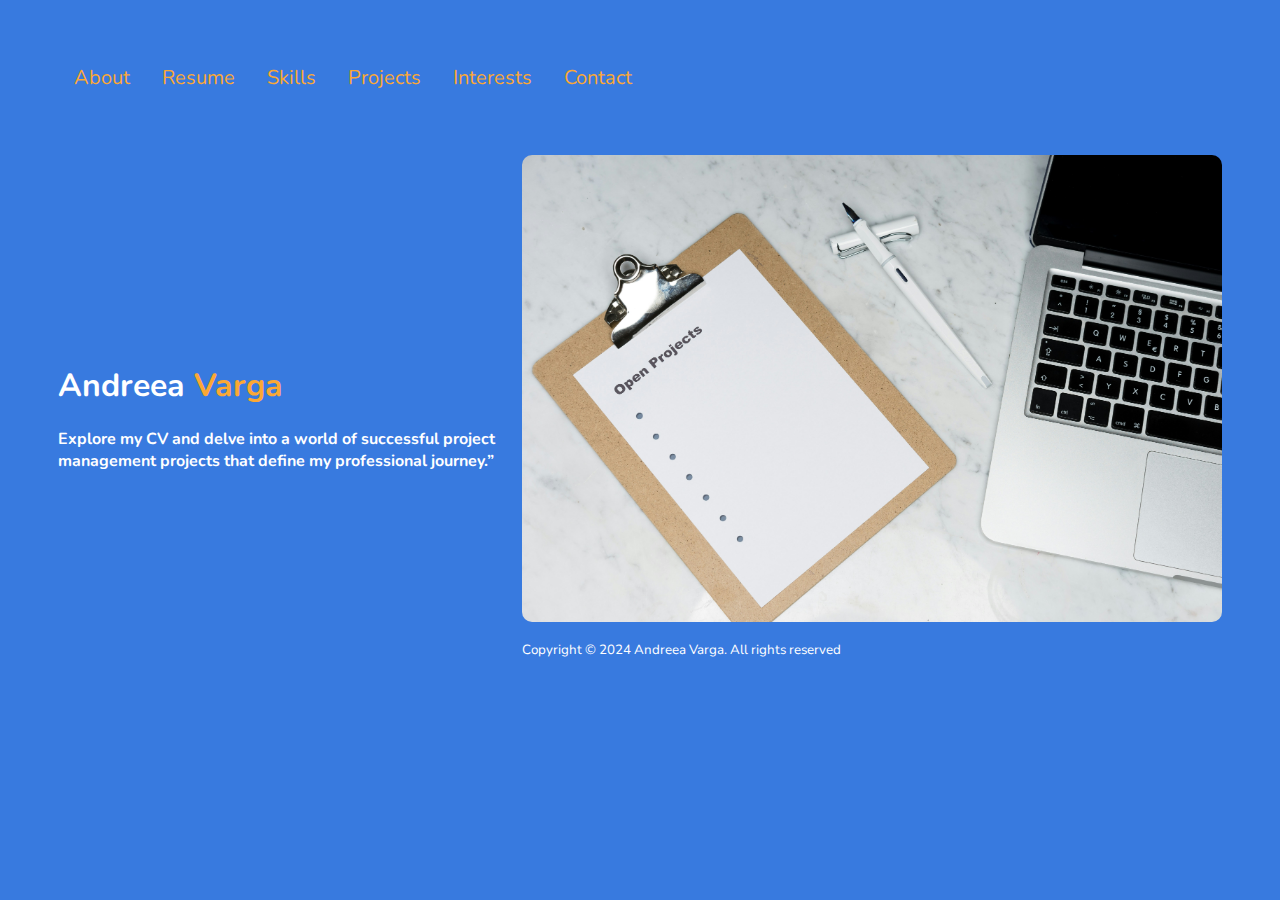
<file: index.html>
<!DOCTYPE html>
<html lang="en">
	<head>
		<meta charset="UTF-8">
		<title> My Resume</title>
		
		<link
		rel="stylesheet"
		href="./style.css"
		/>
		
		<link rel="preconnect" href="https://fonts.googleapis.com">
<link rel="preconnect" href="https://fonts.gstatic.com" crossorigin>
<link href="https://fonts.googleapis.com/css2?family=Libre+Baskerville:ital,wght@0,400;0,700;1,400&family=Nunito:ital,wght@0,200..1000;1,200..1000&display=swap" rel="stylesheet">
	</head>

	<body>
	
	<!--TOPNAV-->
	
	   <div class="topnav">
		<a href="./index.html">About</a>
  		<a href="./cv.html">Resume</a>
		<a href="./skills.html">Skills</a>
 	   <a href="./project.html">Projects</a>
      <a href="./interests.html">Interests</a>
      <a href="./contact.html">Contact</a>
		</div>

	<!--Picture and Name-->

		<div class="container">
		<div class="text">
		<h1> Andreea <span class="varga">Varga </span> </h1>
		<h2>Explore my CV and delve into a world of successful project management projects that define my professional journey.”</h2>
		</div>
		<div class="projectimg">
		<img class="projectimg" src="./Photos/projects.jpeg" alt="open projects">
		<div>
		</div>
		
		
	<!--Footer-->
	 <footer>
		<small>
    	<p> Copyright © 2024 Andreea Varga. All rights reserved</p>
		</small>
 	 </footer>
	</body>
</html>
</file>
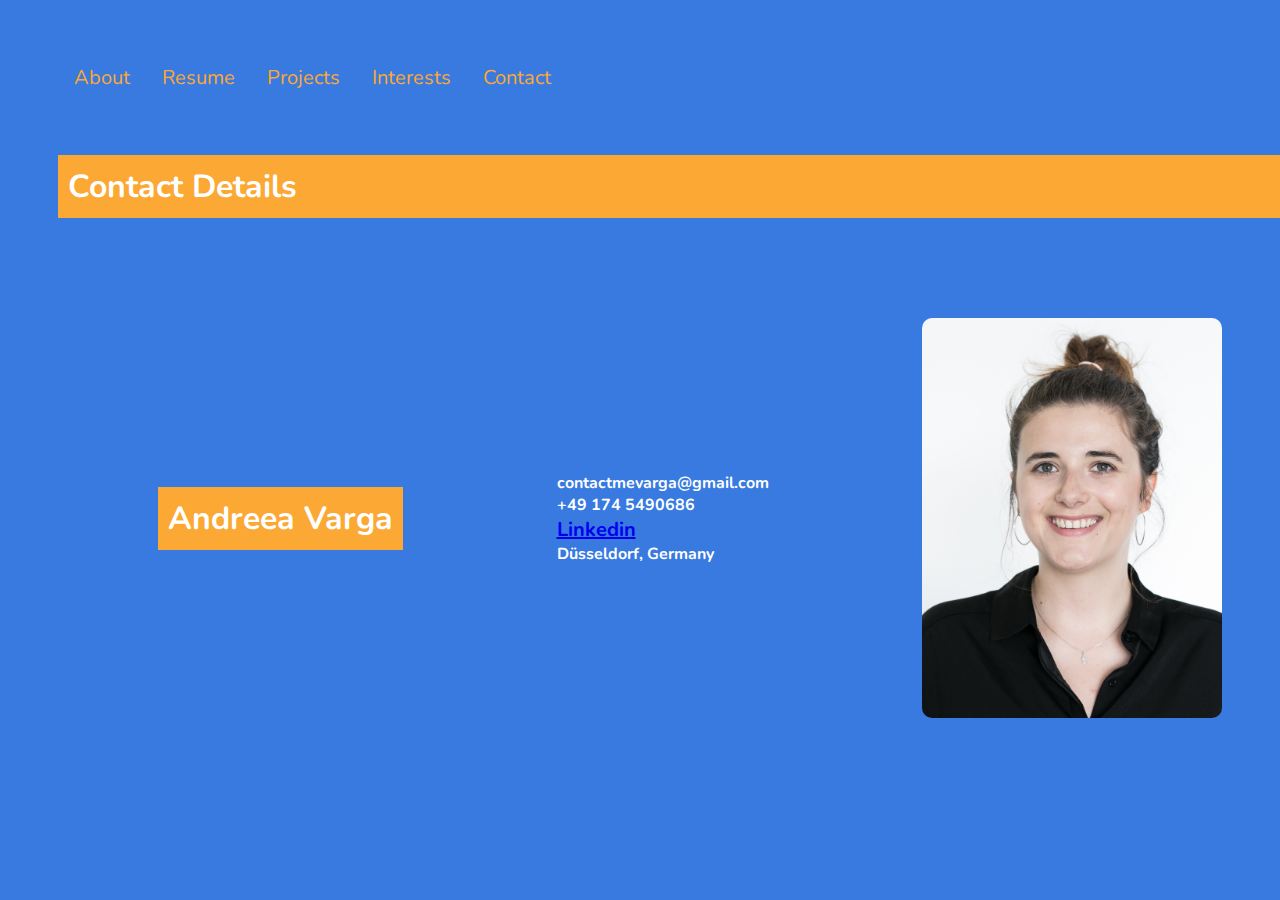
<file: contact.html>
<!DOCTYPE html>
<html lang="en">
	<head>
		<meta charset="UTF-8">
		<title>Contact Details</title>
		
		<link
		rel="stylesheet"
		href="./style.css"
		/>
		
		<link rel="preconnect" href="https://fonts.googleapis.com">
<link rel="preconnect" href="https://fonts.gstatic.com" crossorigin>
<link href="https://fonts.googleapis.com/css2?family=Libre+Baskerville:ital,wght@0,400;0,700;1,400&family=Nunito:ital,wght@0,200..1000;1,200..1000&display=swap" rel="stylesheet">
	</head>

	<body>
	
		<!--TOPNAV-->
	
	   <div class="topnav">
		<a href="./index.html">About</a>
  		<a href="./cv.html">Resume</a>
 	   <a href="./project.html">Projects</a>
      <a href="./interests.html">Interests</a>
      <a href="./contact.html">Contact</a>
		</div>

	<!--content-->
		
		<div id="contact">
		<h1> Contact Details </h1>
		<div class="container-contact">
		<h1> Andreea Varga </h1>
			<p>
			contactmevarga@gmail.com <br/>
			+49 174 5490686 <br/>
			<a href="https://www.linkedin.com/in/andreea-varga?utm_source=share&utm_campaign=share_via&utm_content=profile&utm_medium=ios_app">Linkedin</a> <br/>
			Düsseldorf, Germany <br/>
			</p>
			<img class="contactme" src="./Photos/me.jpg" alt="photo me">
			</div>
			</div>
	</body>
</html>
</file>
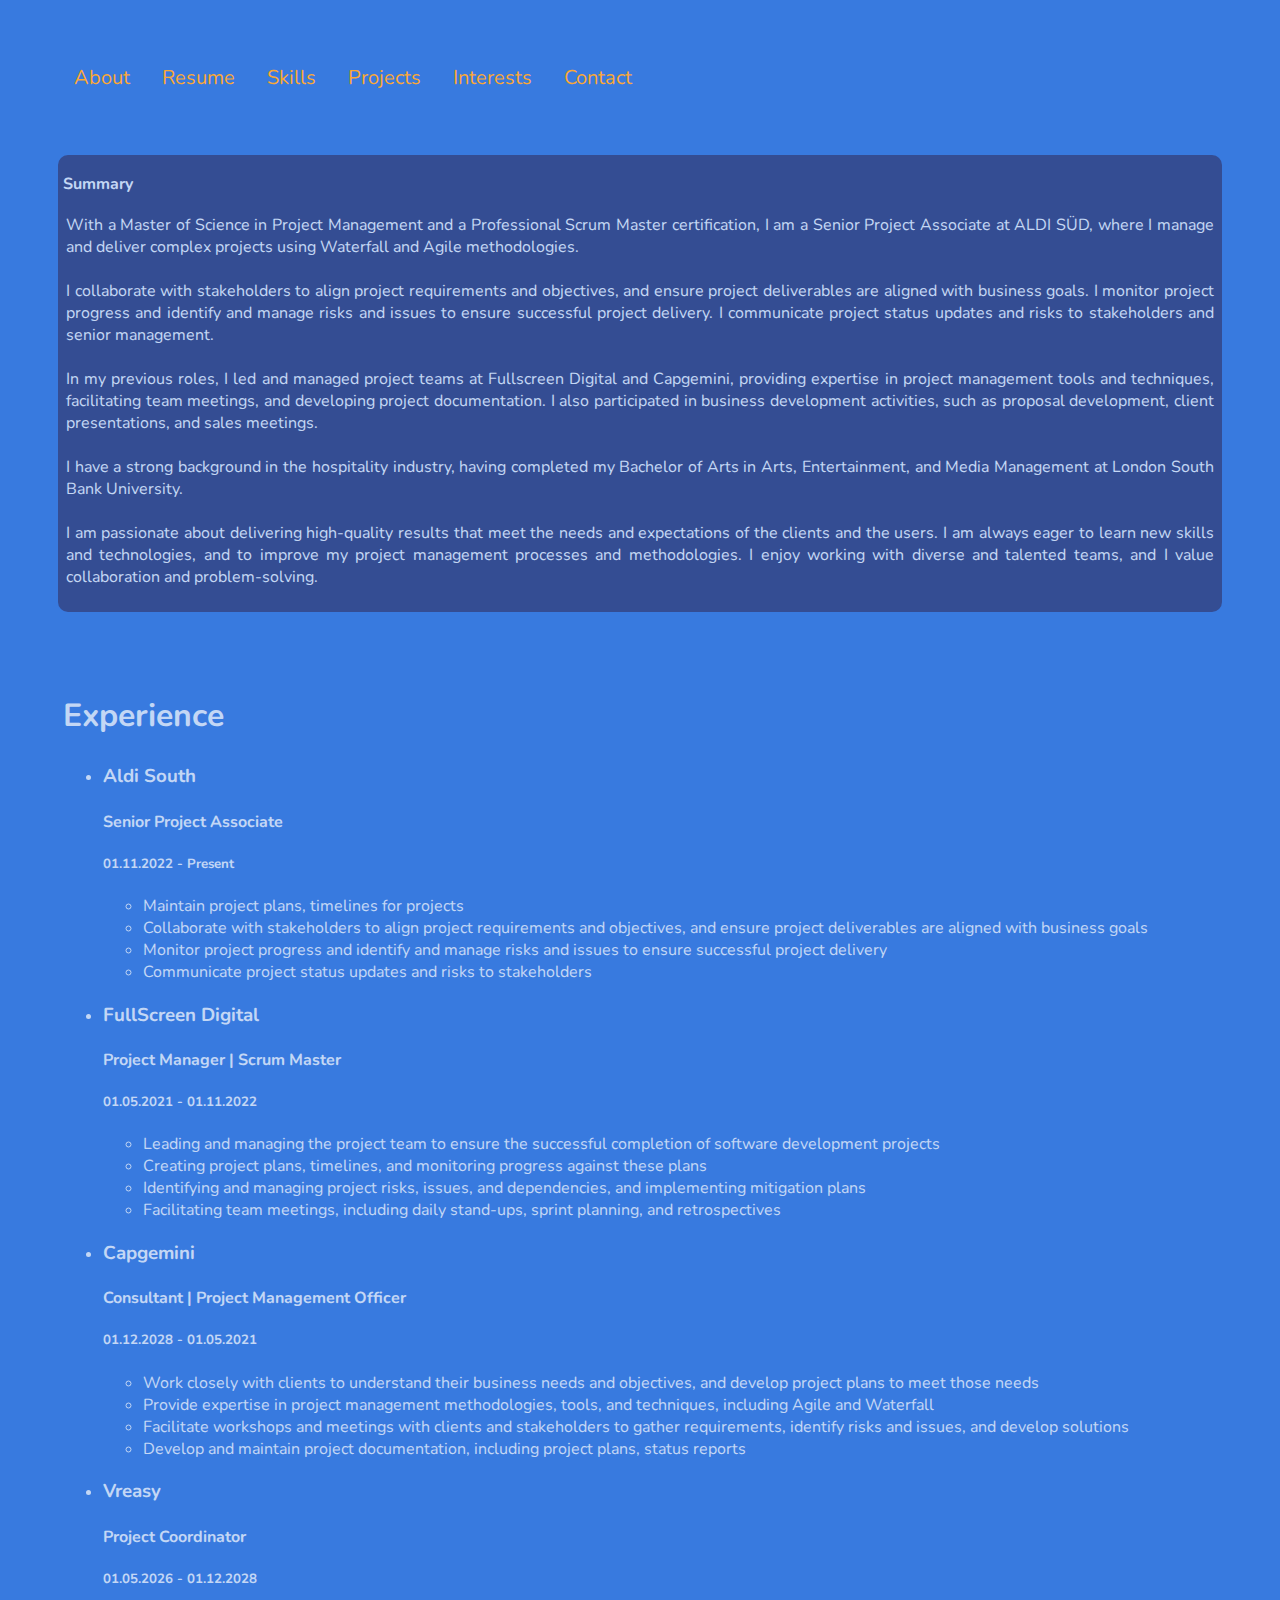
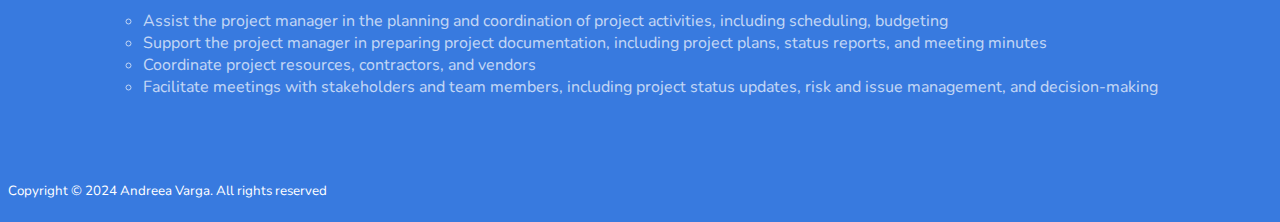
<file: cv.html>
<!DOCTYPE html>
<html lang="en">
	<head>
		<meta charset="UTF-8">
		<title> My Resume</title>
		
		<link
		rel="stylesheet"
		href="./style.css"
		/>
		
		<link rel="preconnect" href="https://fonts.googleapis.com">
<link rel="preconnect" href="https://fonts.gstatic.com" crossorigin>
<link href="https://fonts.googleapis.com/css2?family=Libre+Baskerville:ital,wght@0,400;0,700;1,400&family=Nunito:ital,wght@0,200..1000;1,200..1000&display=swap" rel="stylesheet">
	</head>

	<body>
	
	<!--TOPNAV-->
	
	   <div class="topnav">
		<a href="./index.html">About</a>
  		<a href="./cv.html">Resume</a>
		<a href="./skills.html">Skills</a>
 	   <a href="./project.html">Projects</a>
      <a href="./interests.html">Interests</a>
      <a href="./contact.html">Contact</a>
		</div>

	<!--Summary-->
	
		
		<div class="summary">
		<h2> Summary </h2>
			<p>
			With a Master of Science in Project Management and a Professional Scrum Master certification, I am a Senior Project Associate at ALDI SÜD, where I manage and deliver complex projects using Waterfall and Agile methodologies. </p>

			<p>
I collaborate with stakeholders to align project requirements and objectives, and ensure project deliverables are aligned with business goals. I monitor project progress and identify and manage risks and issues to ensure successful project delivery. I communicate project status updates and risks to stakeholders and senior management.</p>

			<p>
In my previous roles, I led and managed project teams at Fullscreen Digital and Capgemini, providing expertise in project management tools and techniques, facilitating team meetings, and developing project documentation. I also participated in business development activities, such as proposal development, client presentations, and sales meetings.</p>

			<p>
I have a strong background in the hospitality industry, having completed my Bachelor of Arts in Arts, Entertainment, and Media Management at London South Bank University.</p>

			<p>
I am passionate about delivering high-quality results that meet the needs and expectations of the clients and the users. I am always eager to learn new skills and technologies, and to improve my project management processes and methodologies. I enjoy working with diverse and talented teams, and I value collaboration and problem-solving.</p>
	
			</div>
		
		<!--Experience-->
	
		<div class="experience">
		<h2> Experience </h2>
			
			<ul>
			<div id="aldi">
			<li><h3> Aldi South </h3></li>
			<h4> Senior Project Associate </h4>
			<h5> 01.11.2022 - Present </h5>
				<ul>
					<li> Maintain project plans, timelines for projects </li>
					<li> Collaborate with stakeholders to align project requirements and objectives, and ensure project deliverables are aligned with business goals </li>
					<li> Monitor project progress and identify and manage risks and issues to ensure successful project delivery </li>
					<li> Communicate project status updates and risks to stakeholders </li>
				</ul>
				</div>
				<div id="fullscreen">
			<li><h3> FullScreen Digital </h3></li>
			<h4> Project Manager | Scrum Master </h4>
			<h5> 01.05.2021 - 01.11.2022 </h5>
				<ul>
					<li> Leading and managing the project team to ensure the successful completion of software development projects </li>
					<li> Creating project plans, timelines, and monitoring progress against these plans </li>
					<li> Identifying and managing project risks, issues, and dependencies, and implementing mitigation plans </li>
					<li> Facilitating team meetings, including daily stand-ups, sprint planning, and retrospectives </li>
				</ul>
				</div>
				<div id="capgemini">
			<li><h3> Capgemini </h3></li>
			<h4> Consultant | Project Management Officer </h4>
			<h5> 01.12.2028 - 01.05.2021 </h5>
				<ul>
					<li> Work closely with clients to understand their business needs and objectives, and develop project plans to meet those needs </li>
					<li> Provide expertise in project management methodologies, tools, and techniques, including Agile and Waterfall </li>
					<li> Facilitate workshops and meetings with clients and stakeholders to gather requirements, identify risks and issues, and develop solutions </li>
					<li> Develop and maintain project documentation, including project plans, status reports </li>
				</ul>	
				</div>
				<div id="vreasy">
			<li><h3> Vreasy </h3></li>
			<h4> Project Coordinator</h4>
			<h5> 01.05.2026 - 01.12.2028 </h5>
				<ul>
					<li> Assist the project manager in the planning and coordination of project activities, including scheduling, budgeting </li>
					<li> Support the project manager in preparing project documentation, including project plans, status reports, and meeting minutes </li>
					<li> Coordinate project resources, contractors, and vendors </li>
					<li> Facilitate meetings with stakeholders and team members, including project status updates, risk and issue management, and decision-making </li>
				</ul>
				</div>
				</ul>
			</ul>
			
			</div>
		
	<!--Footer-->
	 <footer>
		<small>
    	<p> Copyright © 2024 Andreea Varga. All rights reserved</p>
		</small>
 	 </footer>
	</body>
</html>
</file>
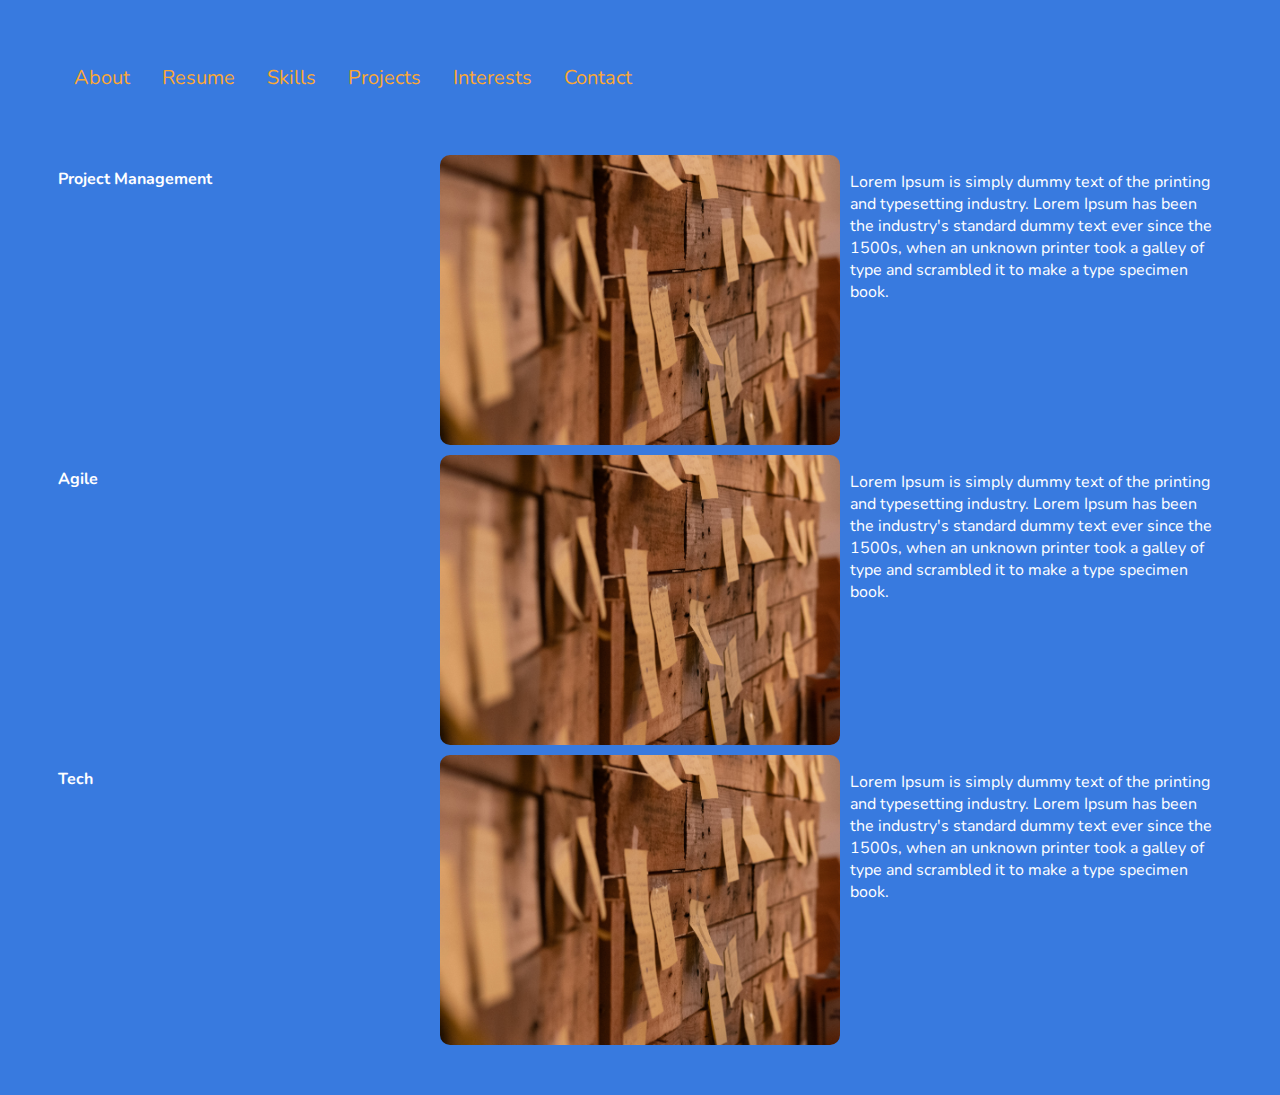
<file: interests.html>
<!DOCTYPE html>
<html lang="en">
	<head>
		<meta charset="UTF-8">
		<title>Andreea Varga</title>
		
		<link
		rel="stylesheet"
		href="./style.css"
		/>
		
		<link rel="preconnect" href="https://fonts.googleapis.com">
<link rel="preconnect" href="https://fonts.gstatic.com" crossorigin>
<link href="https://fonts.googleapis.com/css2?family=Libre+Baskerville:ital,wght@0,400;0,700;1,400&family=Nunito:ital,wght@0,200..1000;1,200..1000&display=swap" rel="stylesheet">
	</head>

	<body>
	
		<!--TOPNAV-->
	
	   <div class="topnav">
		<a href="./index.html">About</a>
  		<a href="./cv.html">Resume</a>
		<a href="./skills.html">Skills</a>
 	   <a href="./project.html">Projects</a>
      <a href="./interests.html">Interests</a>
      <a href="./contact.html">Contact</a>
		</div>

		<div class="container-interests">
		<h2> Project Management </h2>
		<img class="image-skills" src="./Photos/board.jpeg" alt="skills"/>
		<p> Lorem Ipsum is simply dummy text of the printing and typesetting industry. Lorem Ipsum has been the industry's standard dummy text ever since the 1500s, when an unknown printer took a galley of type and scrambled it to make a type specimen book. </p>
		<h2> Agile </h2>
		<img class="image-skills" src="./Photos/board.jpeg" alt="skills"/>
		<p> Lorem Ipsum is simply dummy text of the printing and typesetting industry. Lorem Ipsum has been the industry's standard dummy text ever since the 1500s, when an unknown printer took a galley of type and scrambled it to make a type specimen book. </p>

		<h2> Tech </h2>
		<img class="image-skills" src="./Photos/board.jpeg" alt="skills"/>
		<p> Lorem Ipsum is simply dummy text of the printing and typesetting industry. Lorem Ipsum has been the industry's standard dummy text ever since the 1500s, when an unknown printer took a galley of type and scrambled it to make a type specimen book. </p>
		
		</div>
	</body>
</html>
</file>
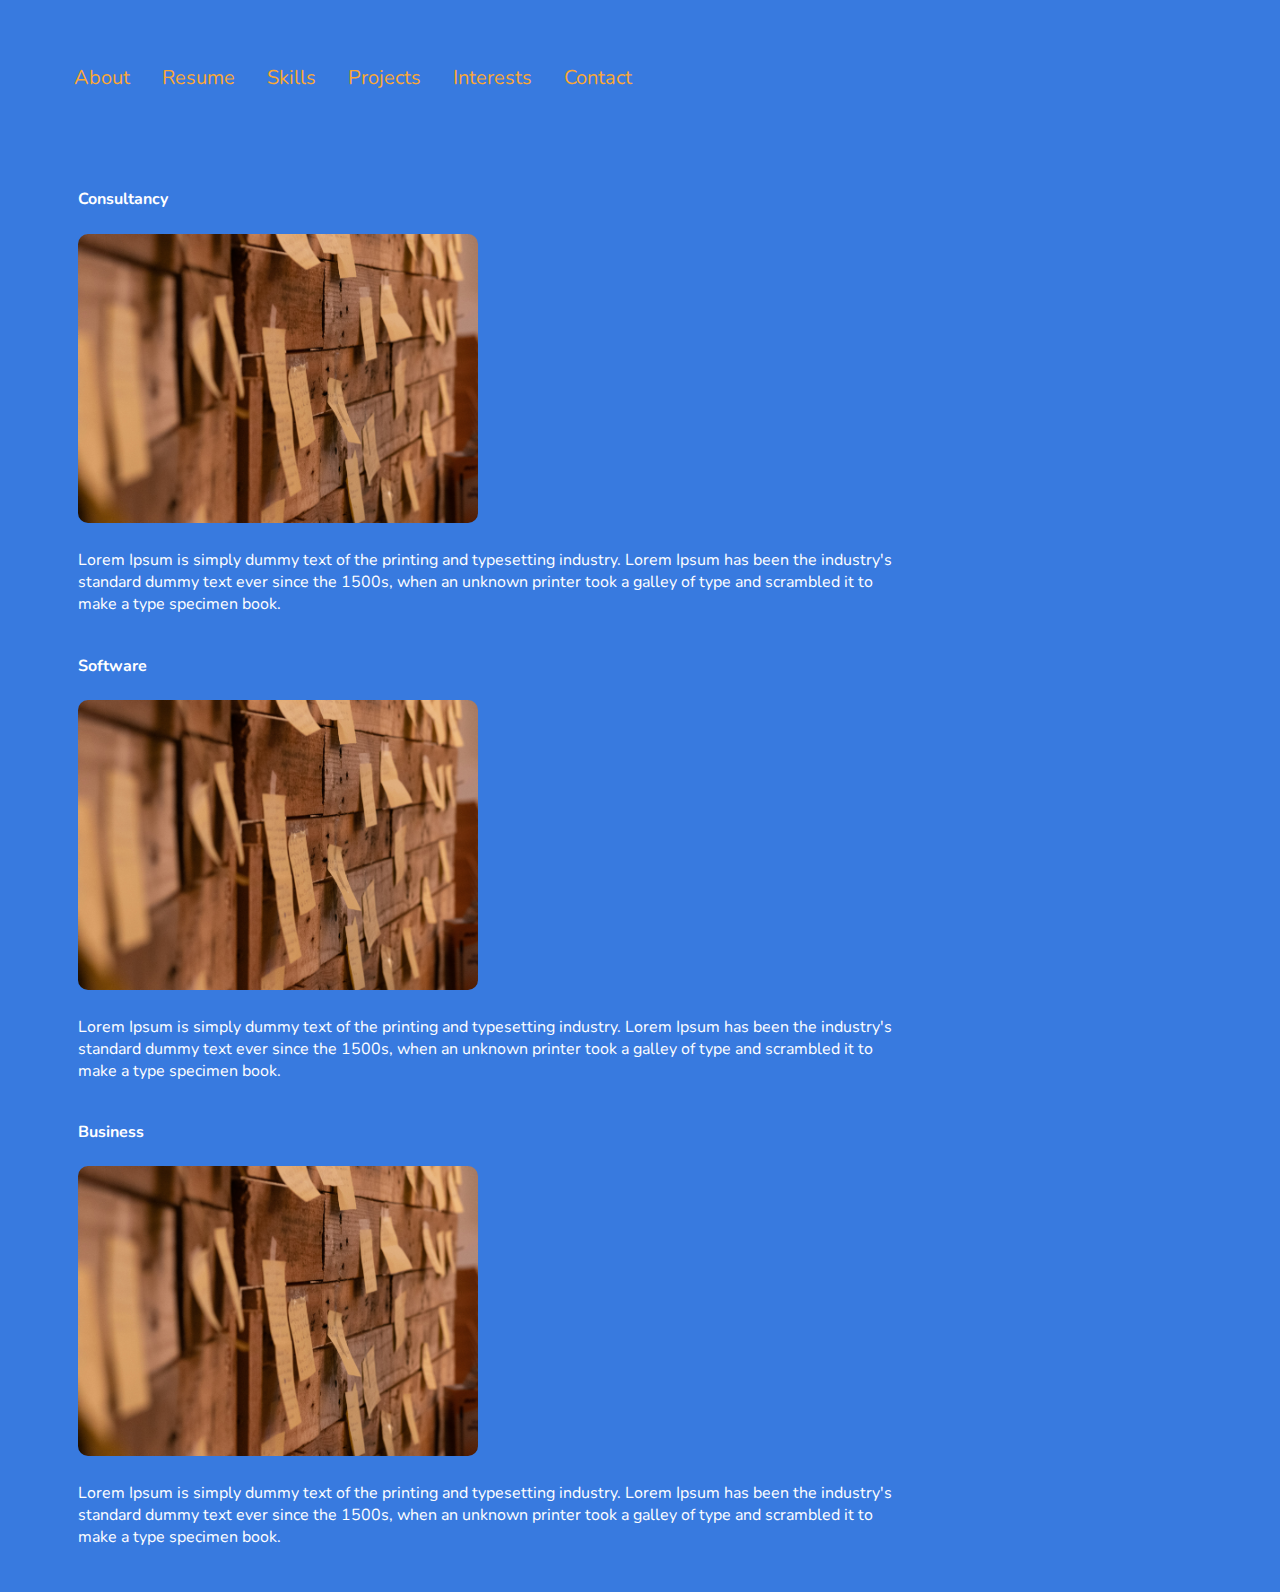
<file: project.html>
<!DOCTYPE html>
<html lang="en">
	<head>
		<meta charset="UTF-8">
		<title>Andreea Varga</title>
		
		<link
		rel="stylesheet"
		href="./style.css"
		/>
		
		<link rel="preconnect" href="https://fonts.googleapis.com">
<link rel="preconnect" href="https://fonts.gstatic.com" crossorigin>
<link href="https://fonts.googleapis.com/css2?family=Libre+Baskerville:ital,wght@0,400;0,700;1,400&family=Nunito:ital,wght@0,200..1000;1,200..1000&display=swap" rel="stylesheet">

	</head>

	<body>
	
	
	   <!--TOPNAV-->
	
	   <div class="topnav">
		<a href="./index.html">About</a>
  		<a href="./cv.html">Resume</a>
		<a href="./skills.html">Skills</a>
 	   <a href="./project.html">Projects</a>
      <a href="./interests.html">Interests</a>
      <a href="./contact.html">Contact</a>
		</div>

		<div class="container-projects">
		<h2> Consultancy </h2>
		<img class="image-skills" src="./Photos/board.jpeg" alt="skills"/>
		<p> Lorem Ipsum is simply dummy text of the printing and typesetting industry. Lorem Ipsum has been the industry's standard dummy text ever since the 1500s, when an unknown printer took a galley of type and scrambled it to make a type specimen book. </p>
		<h2> Software </h2>
		<img class="image-skills" src="./Photos/board.jpeg" alt="skills"/>
		<p> Lorem Ipsum is simply dummy text of the printing and typesetting industry. Lorem Ipsum has been the industry's standard dummy text ever since the 1500s, when an unknown printer took a galley of type and scrambled it to make a type specimen book. </p>

		<h2> Business </h2>
		<img class="image-skills" src="./Photos/board.jpeg" alt="skills"/>
		<p> Lorem Ipsum is simply dummy text of the printing and typesetting industry. Lorem Ipsum has been the industry's standard dummy text ever since the 1500s, when an unknown printer took a galley of type and scrambled it to make a type specimen book. </p>
		</div>
	</body>
</html>
</file>
<file: style.css>
html{
  font-family: "Nunito", sans-serif;
  font-optical-sizing: auto;
  font-weight: <weight>;
  font-style: normal;
	background-color: #387ADF;	
	}
	
/* all pages */	

.topnav {
  overflow: hidden;
	margin: 50px;
}	

.topnav a {
  float: left;
  color: #FBA834;
  padding: 14px 16px;
  text-decoration: none;
  font-size: 20px;
}


h1{
	font-size: 2rem;
	color: white;
	}

h2{
	color: white;
	font-size: 1rem;
}

footer{
	display: flex;
	text-align: center;
	margin-top: auto;
	color: white;
	}
	
	
/* index */

.varga{
	color: #FBA834;
}

.container{
	display: flex;
	flex-direction: row;
	justify-content: space-between;
	align-items: center;
	flex-basis: 200px;
	gap: 10px;
	margin: 50px;
	
}

.text{
	order: 1;
	
}


.projectimg{
	order: 2;
	
}

.projectimg >img{
   width: 700px;
   height: auto; 
	border-radius: 10px;
}


	/* cv page */
	
.summary{
	background-color: #333A73;
	justify-content: space-between;
	padding: 10px;
	opacity: 0.7;
	position: static;
	border-radius: 10px;
	text-align: justify;
	gap: 10px;
	margin: 50px;
	color: white;
	border: 3px ;
	padding: 5px;
	font-size: 1rem;
	}

.summary > p{
	padding: 3px;
}

.experience{
	justify-content: space-between;
	padding: 10px;
	opacity: 0.7;
	position: static;
	border-radius: 10px;
	text-align: justify;
	gap: 10px;
	margin: 50px;
	color: white;
	border: 3px ;
	padding: 5px;
	font-size: 1rem;

}

.experience > h2{
	font-size: 2rem;
}
	
/* Skills page */	

.image-skills {
	width: 400px;
   height: auto; 
	border-radius: 10px;
}

.container-skills{
	display: grid;
   grid-template-columns: repeat(2, 1fr);
   gap: 10px;
	margin: 50px;
	color: white;
}

.container-skills h2{
	font-size: 2rem;

}

/* Interests page */

.container-interests{
	display: grid;
   grid-template-columns: repeat(3, 1fr);
   gap: 10px;
	margin: 50px;
	color: white;
}

/* Project Page */

.container-projects{
	display: grid;
   grid-template-coloumns: repeat(3, 1fr);
   gap: 10px;
	margin-left: 50px;
	margin-right: 350px;
	padding: 20px;
	color: white;
}
/* Contact page */

#contact{
	position: relative;
	left: 50px;
	font-weight: bold;
	color: white;
	}	

#contact a{
	font-size: 20px;
	}

.contactme{
	width: 300px;
   height: auto; 
	border-radius: 10px;

}
	
#contact h1{
	background-color: #FBA834;
	border: 3px;
	padding: 10px;
	text-align: justify;
	color: white;
	}	
	
.container-contact{
	display: flex;
	flex-direction: row;
	justify-content: space-between;
	align-items: center;
	flex-basis: 200px;
	gap: 10px;
	margin: 100px;
}
</file>
